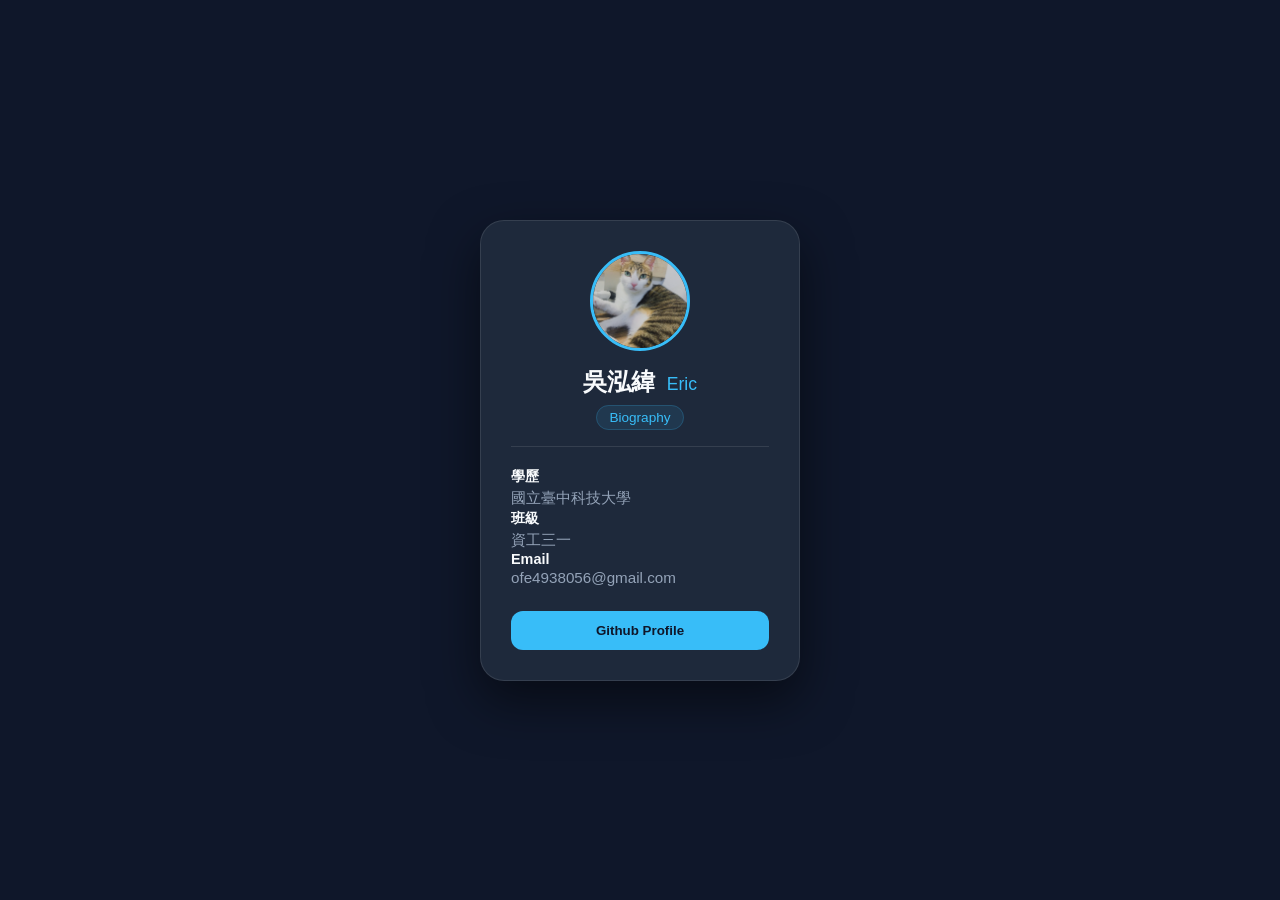
<file: index.html>
<!DOCTYPE html>
<html lang="zh-TW">
<head>
    <meta charset="UTF-8">
    <meta name="viewport" content="width=device-width, initial-scale=1.0">
    <title>Eric Wu | Profile</title>
    <link rel="stylesheet" href="./layout.css">
</head>
<body>

    <div class="card">
        <img src="./src/avatar.jpeg" class="avatar-img" alt="Eric">
        
        <h1 class="name">吳泓緯 <span class="en-name">Eric</span></h1>
        
        <div class="tag-container">
            <span class="tag">Biography</span>
        </div>
    
        <div class="divider"></div>

        <div class="bio">
            <p><strong>學歷</strong></p> <p class="desc">國立臺中科技大學</p>

            <p><strong>班級</strong></p>
            <p class="desc">資工三一</p>

            <p><strong>Email</strong></p>
            <p class="desc">ofe4938056@gmail.com</p>
        </div>
        <button class="btn" onclick="window.open('https://github.com/Eric9599', '_blank')">Github Profile</button>   
    </div>

</body>
</html>
</file>
<file: layout.css>
:root {
--bg-color: #0f172a;
--card-bg: #1e293b;
--accent: #38bdf8;
--text-main: #f8fafc;
--text-dim: #94a3b8;
}


* {
margin: 0;
padding: 0;
box-sizing: border-box;
font-family: 'Inter', 'Noto Sans TC', sans-serif;
}

body {
height: 100vh;
display: flex;
justify-content: center;
align-items: center;
background-color: var(--bg-color);
}

.card {
background: var(--card-bg);
width: 320px;
padding: 30px;
border-radius: 24px;
text-align: center;
box-shadow: 0 20px 50px rgba(0, 0, 0, 0.5);
border: 1px solid rgba(255, 255, 255, 0.1);
overflow: hidden; /* 防止內容溢出 */
}


.avatar-img {
width: 100px;        
height: 100px;       
object-fit: cover;   
border-radius: 50%;  
border: 3px solid var(--accent);
margin: 0 auto 15px; 
display: block;
}

.name {
color: var(--text-main);
font-size: 1.5rem;
margin-bottom: 10px;
}

.en-name {
font-size: 1.1rem;
color: var(--accent);
font-weight: 300;
margin-left: 5px;
}

.tag-container {
margin-bottom: 15px;
}

.tag {
background: rgba(56, 189, 248, 0.1);
color: var(--accent);
padding: 4px 12px;
border-radius: 20px;
font-size: 0.85rem;
border: 1px solid rgba(56, 189, 248, 0.2);
}

.divider {
height: 1px;
background: rgba(255, 255, 255, 0.1);
margin: 20px 0;
}

.bio {
text-align: left;
margin-bottom: 25px;
}

.bio strong {
color: var(--text-main);
font-size: 0.9rem;
display: block;
margin-top: 12px;
}

.bio strong:first-child {
margin-top: 0;
}

.desc {
color: var(--text-dim);
font-size: 0.95rem;
margin-top: 2px;
}

.btn {
width: 100%;
padding: 12px;
border-radius: 12px;
border: none;
background: var(--accent);
color: #0f172a;
font-weight: bold;
cursor: pointer;
transition: 0.3s;
}

.btn:hover {zbackground: #7dd3fc;
transform: translateY(-2px);
}
</file>
